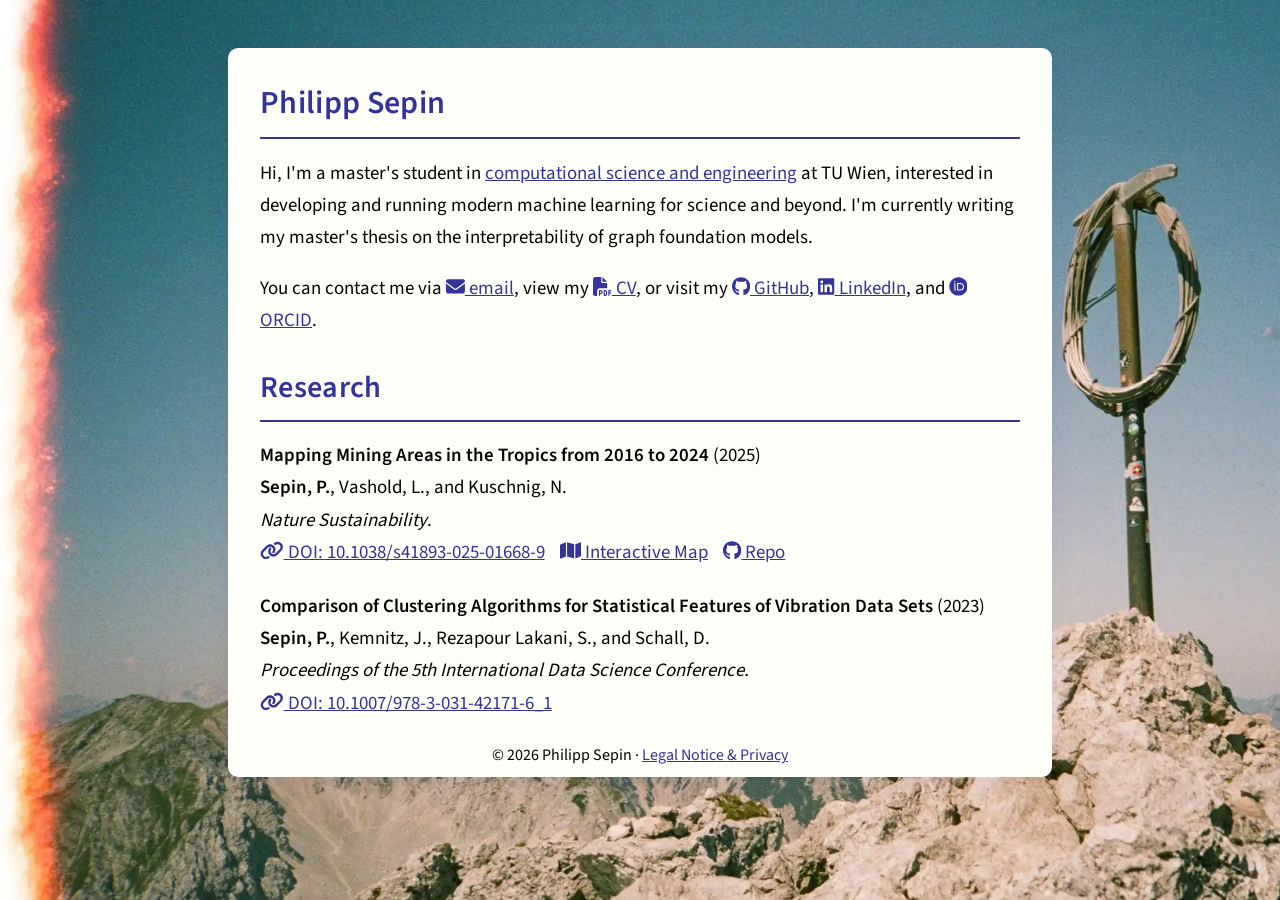
<file: index.html>
<!DOCTYPE html>
<html lang="en">

<head>
  <meta charset="UTF-8">
  <meta name="viewport" content="width=device-width, initial-scale=1.0">
  <title>Philipp Sepin</title>
  <meta name="description"
    content="Master's student in Computational Science and Engineering at TU Wien, interested in developing and running modern machine learning for science and beyond.">
  <link rel="canonical" href="https://psepin.com/">
  <meta property="og:type" content="website">
  <meta property="og:url" content="https://psepin.com/">
  <meta property="og:title" content="Philipp Sepin">
  <meta property="og:description"
    content="Master's student in Computational Science and Engineering at TU Wien, interested in developing and running modern machine learning for science and beyond.">
  <meta property="og:image" content="https://psepin.com/assets/og-image.jpg">
  <meta property="og:image:width" content="1200">
  <meta property="og:image:height" content="630">
  <meta property="og:image:alt" content="Summit cross on a rocky mountain peak with alpine ridges in the background">
  <meta name="twitter:card" content="summary_large_image">
  <script type="application/ld+json">
  {
    "@context": "https://schema.org",
    "@type": "Person",
    "name": "Philipp Sepin",
    "url": "https://psepin.com/",
    "affiliation": {
      "@type": "CollegeOrUniversity",
      "name": "TU Wien",
      "url": "https://www.tuwien.at/"
    },
    "sameAs": [
      "https://github.com/p0017",
      "https://www.linkedin.com/in/philipp-sepin/",
      "https://orcid.org/0009-0004-0015-7435"
    ]
  }
  </script>
  <link rel="preload" href="assets/fonts/source-sans-3-latin-400-normal.woff2" as="font" type="font/woff2" crossorigin>
  <link rel="preload" href="assets/background.webp" as="image" media="(min-width: 601px)">
  <link rel="preload" href="assets/background-mobile.webp" as="image" media="(max-width: 600px)">
  <link rel="stylesheet" href="style.css">
  <script src="assets/contact.js" defer></script>
  <script data-goatcounter="https://psepin.goatcounter.com/count" async src="assets/goatcounter.js"></script>
  <link rel="icon" type="image/png" sizes="16x16" href="assets/favicon.png">
</head>

<body>
  <svg xmlns="http://www.w3.org/2000/svg" style="display:none">
    <symbol id="i-file-pdf" viewBox="0 0 512 512">
      <path
        d="M0 64C0 28.7 28.7 0 64 0L224 0l0 128c0 17.7 14.3 32 32 32l128 0 0 144-208 0c-35.3 0-64 28.7-64 64l0 144-48 0c-35.3 0-64-28.7-64-64L0 64zm384 64l-128 0L256 0 384 128zM176 352l32 0c30.9 0 56 25.1 56 56s-25.1 56-56 56l-16 0 0 32c0 8.8-7.2 16-16 16s-16-7.2-16-16l0-48 0-80c0-8.8 7.2-16 16-16zm32 80c13.3 0 24-10.7 24-24s-10.7-24-24-24l-16 0 0 48 16 0zm96-80l32 0c26.5 0 48 21.5 48 48l0 64c0 26.5-21.5 48-48 48l-32 0c-8.8 0-16-7.2-16-16l0-128c0-8.8 7.2-16 16-16zm32 128c8.8 0 16-7.2 16-16l0-64c0-8.8-7.2-16-16-16l-16 0 0 96 16 0zm80-112c0-8.8 7.2-16 16-16l48 0c8.8 0 16 7.2 16 16s-7.2 16-16 16l-32 0 0 32 32 0c8.8 0 16 7.2 16 16s-7.2 16-16 16l-32 0 0 48c0 8.8-7.2 16-16 16s-16-7.2-16-16l0-64 0-64z" />
    </symbol>
    <symbol id="i-github" viewBox="0 0 496 512">
      <path
        d="M165.9 397.4c0 2-2.3 3.6-5.2 3.6-3.3.3-5.6-1.3-5.6-3.6 0-2 2.3-3.6 5.2-3.6 3-.3 5.6 1.3 5.6 3.6zm-31.1-4.5c-.7 2 1.3 4.3 4.3 4.9 2.6 1 5.6 0 6.2-2s-1.3-4.3-4.3-5.2c-2.6-.7-5.5.3-6.2 2.3zm44.2-1.7c-2.9.7-4.9 2.6-4.6 4.9.3 2 2.9 3.3 5.9 2.6 2.9-.7 4.9-2.6 4.6-4.6-.3-1.9-3-3.2-5.9-2.9zM244.8 8C106.1 8 0 113.3 0 252c0 110.9 69.8 205.8 169.5 239.2 12.8 2.3 17.3-5.6 17.3-12.1 0-6.2-.3-40.4-.3-61.4 0 0-70 15-84.7-29.8 0 0-11.4-29.1-27.8-36.6 0 0-22.9-15.7 1.6-15.4 0 0 24.9 2 38.6 25.8 21.9 38.6 58.6 27.5 72.9 20.9 2.3-16 8.8-27.1 16-33.7-55.9-6.2-112.3-14.3-112.3-110.5 0-27.5 7.6-41.3 23.6-58.9-2.6-6.5-11.1-33.3 2.6-67.9 20.9-6.5 69 27 69 27 20-5.6 41.5-8.5 62.8-8.5s42.8 2.9 62.8 8.5c0 0 48.1-33.6 69-27 13.7 34.7 5.2 61.4 2.6 67.9 16 17.7 25.8 31.5 25.8 58.9 0 96.5-58.9 104.2-114.8 110.5 9.2 7.9 17 22.9 17 46.4 0 33.7-.3 75.4-.3 83.6 0 6.5 4.6 14.4 17.3 12.1C428.2 457.8 496 362.9 496 252 496 113.3 383.5 8 244.8 8zM97.2 352.9c-1.3 1-1 3.3.7 5.2 1.6 1.6 3.9 2.3 5.2 1 1.3-1 1-3.3-.7-5.2-1.6-1.6-3.9-2.3-5.2-1zm-10.8-8.1c-.7 1.3.3 2.9 2.3 3.9 1.6 1 3.6.7 4.3-.7.7-1.3-.3-2.9-2.3-3.9-2-.6-3.6-.3-4.3.7zm32.4 35.6c-1.6 1.3-1 4.3 1.3 6.2 2.3 2.3 5.2 2.6 6.5 1 1.3-1.3.7-4.3-1.3-6.2-2.2-2.3-5.2-2.6-6.5-1zm-11.4-14.7c-1.6 1-1.6 3.6 0 5.9 1.6 2.3 4.3 3.3 5.6 2.3 1.6-1.3 1.6-3.9 0-6.2-1.4-2.3-4-3.3-5.6-2z" />
    </symbol>
    <symbol id="i-linkedin" viewBox="0 0 448 512">
      <path
        d="M416 32H31.9C14.3 32 0 46.5 0 64.3v383.4C0 465.5 14.3 480 31.9 480H416c17.6 0 32-14.5 32-32.3V64.3c0-17.8-14.4-32.3-32-32.3zM135.4 416H69V202.2h66.5V416zm-33.2-243c-21.3 0-38.5-17.3-38.5-38.5S80.9 96 102.2 96c21.2 0 38.5 17.3 38.5 38.5 0 21.3-17.2 38.5-38.5 38.5zm282.1 243h-66.4V312c0-24.8-.5-56.7-34.5-56.7-34.6 0-39.9 27-39.9 54.9V416h-66.4V202.2h63.7v29.2h.9c8.9-16.8 30.6-34.5 62.9-34.5 67.2 0 79.7 44.3 79.7 101.9V416z" />
    </symbol>
    <symbol id="i-orcid" viewBox="0 0 512 512">
      <path
        d="M294.75 188.19h-45.92V342h47.47c67.62 0 83.12-51.34 83.12-76.91 0-41.64-26.54-76.9-84.67-76.9zM256 8C119 8 8 119 8 256s111 248 248 248 248-111 248-248S393 8 256 8zm-80.79 360.76h-29.84v-207.5h29.84zm-14.92-231.14a19.57 19.57 0 1 1 19.57-19.57 19.64 19.64 0 0 1-19.57 19.57zM300 369h-81V161.26h80.6c76.73 0 110.44 54.83 110.44 103.85C410 318.39 368.38 369 300 369z" />
    </symbol>
    <symbol id="i-link" viewBox="0 0 640 512">
      <path
        d="M579.8 267.7c56.5-56.5 56.5-148 0-204.5c-50-50-128.8-56.5-186.3-15.4l-1.6 1.1c-14.4 10.3-17.7 30.3-7.4 44.6s30.3 17.7 44.6 7.4l1.6-1.1c32.1-22.9 76-19.3 103.8 8.6c31.5 31.5 31.5 82.5 0 114L422.3 334.8c-31.5 31.5-82.5 31.5-114 0c-27.9-27.9-31.5-71.8-8.6-103.8l1.1-1.6c10.3-14.4 6.9-34.4-7.4-44.6s-34.4-6.9-44.6 7.4l-1.1 1.6C206.5 251.2 213 330 263 380c56.5 56.5 148 56.5 204.5 0L579.8 267.7zM60.2 244.3c-56.5 56.5-56.5 148 0 204.5c50 50 128.8 56.5 186.3 15.4l1.6-1.1c14.4-10.3 17.7-30.3 7.4-44.6s-30.3-17.7-44.6-7.4l-1.6 1.1c-32.1 22.9-76 19.3-103.8-8.6C74 372 74 321 105.5 289.5L217.7 177.2c31.5-31.5 82.5-31.5 114 0c27.9 27.9 31.5 71.8 8.6 103.9l-1.1 1.6c-10.3 14.4-6.9 34.4 7.4 44.6s34.4 6.9 44.6-7.4l1.1-1.6C433.5 260.8 427 182 377 132c-56.5-56.5-148-56.5-204.5 0L60.2 244.3z" />
    </symbol>
    <symbol id="i-map" viewBox="0 0 576 512">
      <path
        d="M384 476.1L192 421.2l0-385.3L384 90.8l0 385.3zm32-1.2l0-386.5L543.1 37.5c15.8-6.3 32.9 5.3 32.9 22.3l0 334.8c0 9.8-6 18.6-15.1 22.3L416 474.8zM15.1 95.1L160 37.2l0 386.5L32.9 474.5C17.1 480.8 0 469.2 0 452.2L0 117.4c0-9.8 6-18.6 15.1-22.3z" />
    </symbol>
    <symbol id="i-envelope" viewBox="0 0 512 512">
      <path
        d="M48 64C21.5 64 0 85.5 0 112c0 15.1 7.1 29.3 19.2 38.4L236.8 313.6c11.4 8.5 27 8.5 38.4 0L492.8 150.4c12.1-9.1 19.2-23.3 19.2-38.4c0-26.5-21.5-48-48-48L48 64zM0 176L0 384c0 35.3 28.7 64 64 64l384 0c35.3 0 64-28.7 64-64l0-208L294.4 339.2c-22.8 17.1-54 17.1-76.8 0L0 176z" />
    </symbol>
  </svg>
  <main>
    <section id="intro-section">
      <h1>Philipp Sepin</h1>
      <p id="intro">
        Hi, I'm a master's student in <a href="https://en.wikipedia.org/wiki/Computational_science" target="_blank"
          rel="noopener">computational science and engineering</a>
        at TU Wien, interested in developing and running modern machine learning for science and beyond.
        I'm currently writing my master's thesis on the interpretability of graph foundation models.
      </p>
      <p>
        You can contact me via
        <a class="email" href="#" data-user="cGhpbGlwcA==" data-domain="c2VwaW4uYXQ="><svg class="icon"
            viewBox="0 0 512 512" aria-hidden="true">
            <use href="#i-envelope" />
          </svg> email</a>,
        view my <a href="assets/cv.pdf" target="_blank" rel="noopener" data-goatcounter-click="cv"
          data-goatcounter-title="CV"><svg class="icon" viewBox="0 0 512 512" aria-hidden="true">
            <use href="#i-file-pdf" />
          </svg> CV</a>,
        or visit my <a href="https://github.com/p0017" target="_blank" rel="noopener"><svg class="icon"
            viewBox="0 0 496 512" aria-hidden="true">
            <use href="#i-github" />
          </svg> GitHub</a>,
        <a href="https://www.linkedin.com/in/philipp-sepin/" target="_blank" rel="noopener"><svg class="icon"
            viewBox="0 0 448 512" aria-hidden="true">
            <use href="#i-linkedin" />
          </svg> LinkedIn</a>,
        and <a href="https://orcid.org/0009-0004-0015-7435" target="_blank" rel="noopener"><svg class="icon"
            viewBox="0 0 512 512" aria-hidden="true">
            <use href="#i-orcid" />
          </svg> ORCID</a>.
      </p>
    </section>
    <section id="research">
      <h2>Research</h2>
      <ul>
        <li>
          <strong>Mapping Mining Areas in the Tropics from 2016 to 2024</strong> (2025)<br>
          <strong>Sepin, P.</strong>, Vashold, L., and Kuschnig, N.<br>
          <em>Nature Sustainability</em>.
          <div class="pub-links">
            <a href="https://doi.org/10.1038/s41893-025-01668-9" target="_blank" rel="noopener"><svg class="icon"
                viewBox="0 0 640 512" aria-hidden="true">
                <use href="#i-link" />
              </svg> DOI: 10.1038/s41893-025-01668-9</a>
            <a href="https://www.layers.at/pages/mine_map.html#mapState=4/0/0" target="_blank" rel="noopener"><svg
                class="icon" viewBox="0 0 576 512" aria-hidden="true">
                <use href="#i-map" />
              </svg> Interactive Map</a>
            <a href="https://github.com/p0017/Mapping-Mining-Areas" target="_blank" rel="noopener"><svg class="icon"
                viewBox="0 0 496 512" aria-hidden="true">
                <use href="#i-github" />
              </svg> Repo</a>
          </div>
        </li>
        <li>
          <strong>Comparison of Clustering Algorithms for Statistical Features of Vibration Data Sets</strong>
          (2023)<br>
          <strong>Sepin, P.</strong>, Kemnitz, J., Rezapour Lakani, S., and Schall, D.<br>
          <em>Proceedings of the 5th International Data Science Conference.</em>
          <div class="pub-links">
            <a href="https://doi.org/10.1007/978-3-031-42171-6_1" target="_blank" rel="noopener"><svg class="icon"
                viewBox="0 0 640 512" aria-hidden="true">
                <use href="#i-link" />
              </svg> DOI: 10.1007/978-3-031-42171-6_1</a>
          </div>
        </li>
      </ul>
    </section>
    <footer>
      &copy; 2026 Philipp Sepin &middot; <a href="legal">Legal Notice &amp; Privacy</a>
    </footer>
  </main>
</body>

</html>
</file>
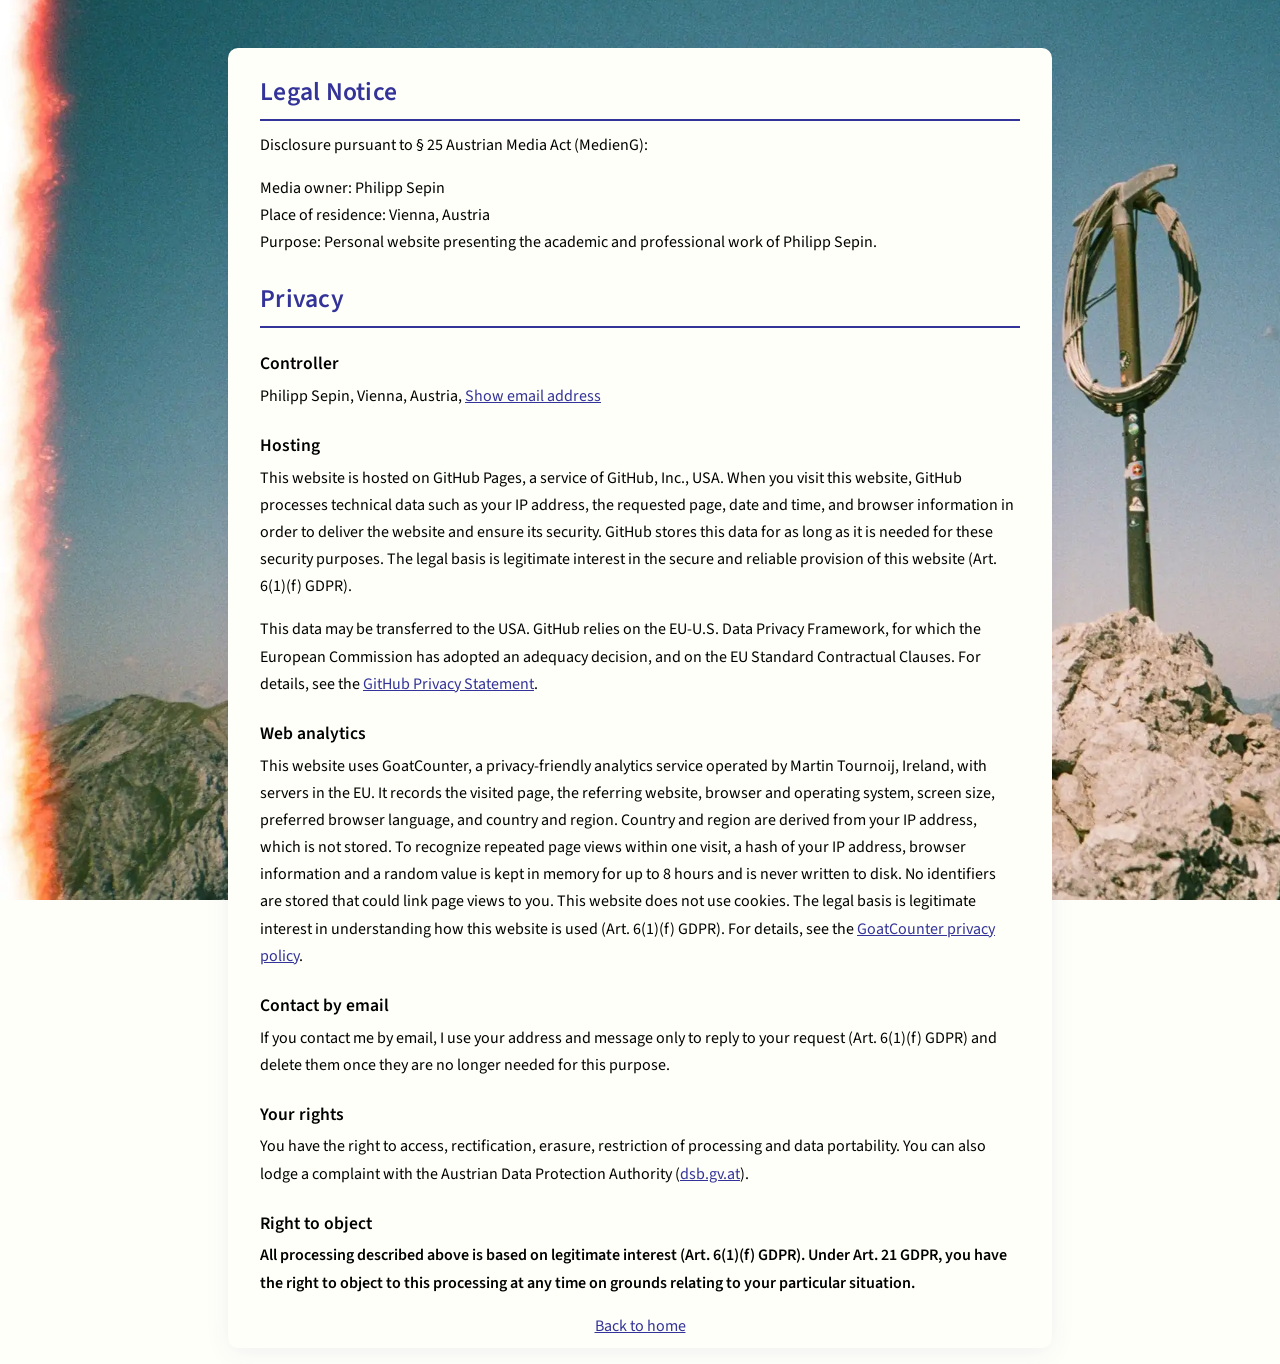
<file: legal.html>
<!DOCTYPE html>
<html lang="en">

<head>
  <meta charset="UTF-8">
  <meta name="viewport" content="width=device-width, initial-scale=1.0">
  <title>Legal Notice &amp; Privacy | Philipp Sepin</title>
  <meta name="robots" content="noindex">
  <link rel="preload" href="assets/fonts/source-sans-3-latin-400-normal.woff2" as="font" type="font/woff2" crossorigin>
  <link rel="preload" href="assets/background.webp" as="image" media="(min-width: 601px)">
  <link rel="preload" href="assets/background-mobile.webp" as="image" media="(max-width: 600px)">
  <link rel="stylesheet" href="style.css">
  <script src="assets/contact.js" defer></script>
  <script data-goatcounter="https://psepin.goatcounter.com/count" async src="assets/goatcounter.js"></script>
  <link rel="icon" type="image/png" sizes="16x16" href="assets/favicon.png">
</head>

<body>
  <main class="legal">
    <section>
      <h1>Legal Notice</h1>
      <p>Disclosure pursuant to § 25 Austrian Media Act (MedienG):</p>
      <p>
        Media owner: Philipp Sepin<br>
        Place of residence: Vienna, Austria<br>
        Purpose: Personal website presenting the academic and professional work of Philipp Sepin.
      </p>
    </section>
    <section>
      <h2>Privacy</h2>
      <h3>Controller</h3>
      <p>Philipp Sepin, Vienna, Austria, <a class="email" href="#" data-user="cGhpbGlwcA==" data-domain="c2VwaW4uYXQ="
          data-show="address">Show email address</a></p>

      <h3>Hosting</h3>
      <p>
        This website is hosted on GitHub Pages, a service of GitHub, Inc., USA. When you visit this website, GitHub
        processes technical data such as your IP address, the requested page, date and time, and browser information
        in order to deliver the website and ensure its security. GitHub stores this data for as long as it is needed
        for these security purposes. The legal basis is legitimate interest in the secure and reliable provision of
        this website (Art. 6(1)(f) GDPR).
      </p>
      <p>
        This data may be transferred to the USA. GitHub relies on the EU-U.S. Data Privacy Framework, for which the
        European Commission has adopted an adequacy decision, and on the EU Standard Contractual Clauses. For details,
        see the <a href="https://docs.github.com/en/site-policy/privacy-policies/github-general-privacy-statement"
          target="_blank" rel="noopener">GitHub Privacy Statement</a>.
      </p>

      <h3>Web analytics</h3>
      <p>
        This website uses GoatCounter, a privacy-friendly analytics service operated by Martin Tournoij, Ireland,
        with servers in the EU. It records the visited page, the referring website, browser and operating system,
        screen size, preferred browser language, and country and region. Country and region are derived from your IP
        address, which is not stored. To recognize repeated page views within one visit, a hash of your IP address,
        browser information and a random value is kept in memory for up to 8 hours and is never written to disk. No
        identifiers are stored that could link page views to you. This website does not use cookies. The legal basis is
        legitimate interest in understanding how this website is used
        (Art. 6(1)(f) GDPR). For details, see the <a href="https://www.goatcounter.com/privacy" target="_blank"
          rel="noopener">GoatCounter privacy policy</a>.
      </p>

      <h3>Contact by email</h3>
      <p>
        If you contact me by email, I use your address and message only to reply to your request (Art. 6(1)(f)
        GDPR) and delete them once they are no longer needed for this purpose.
      </p>

      <h3>Your rights</h3>
      <p>
        You have the right to access, rectification, erasure, restriction of processing and data portability. You can
        also lodge a complaint with the Austrian Data Protection Authority
        (<a href="https://www.dsb.gv.at" target="_blank" rel="noopener">dsb.gv.at</a>).
      </p>

      <h3>Right to object</h3>
      <p>
        <strong>All processing described above is based on legitimate interest (Art. 6(1)(f) GDPR). Under Art. 21
          GDPR, you have the right to object to this processing at any time on grounds relating to your particular
          situation.</strong>
      </p>
    </section>
    <footer>
      <a href="./">Back to home</a>
    </footer>
  </main>
</body>

</html>
</file>
<file: style.css>
@font-face {
  font-family: 'Source Sans 3';
  font-style: normal;
  font-weight: 400;
  font-display: swap;
  src: url('assets/fonts/source-sans-3-latin-400-normal.woff2') format('woff2');
}

@font-face {
  font-family: 'Source Sans 3';
  font-style: normal;
  font-weight: 600;
  font-display: swap;
  src: url('assets/fonts/source-sans-3-latin-600-normal.woff2') format('woff2');
}

:root {
  --accent: rgb(51, 51, 153);
  --background-placeholder: url('[data-uri]');
}

*,
*::before,
*::after {
  box-sizing: border-box;
}

body {
  font-family: 'Source Sans 3', 'Source Sans Pro', 'Segoe UI', 'Open Sans', Arial, sans-serif;
  margin: 0;
  padding: 3em 0 1em 0;
  background-color: #fffff9;
  color: #000;
  line-height: 1.7;
}

body::before {
  content: "";
  position: fixed;
  inset: 0;
  z-index: -1;
  background-image: url('assets/background.webp'), var(--background-placeholder);
  background-position: center 35%;
  background-size: cover;
  background-repeat: no-repeat;
}

a,
a:visited {
  color: var(--accent);
  transition: color 0.2s;
}

a:hover,
a:focus {
  color: #000;
}

main {
  max-width: 824px;
  margin: 0 auto;
  background: #fffff9;
  padding: 0.1em 2em 0.5em 2em;
  border-radius: 10px;
  box-shadow: 0 4px 24px rgba(51, 51, 153, 0.08);
}

section {
  margin-bottom: 0.25em;
}

#intro-section p,
#research {
  font-size: 1.18em;
}

#research ul {
  list-style: none;
  padding-left: 0;
}

li {
  margin-bottom: 1.2em;
}

h1,
h2 {
  color: var(--accent);
  border-bottom: 2px solid var(--accent);
  padding-bottom: 0.2em;
  margin-top: 0.83em;
  margin-bottom: 0.4em;
  font-size: 1.6em;
  font-weight: 600;
  letter-spacing: 0.01em;
}

#intro-section h1 {
  font-size: 2em;
}

.pub-links {
  display: flex;
  flex-wrap: wrap;
  column-gap: 0.8em;
}

.icon {
  display: inline-block;
  height: 1em;
  width: auto;
  vertical-align: -0.125em;
  fill: currentColor;
}

footer {
  text-align: center;
}

.legal h3 {
  font-size: 1.1em;
  font-weight: 600;
  margin: 1.2em 0 0.2em 0;
}

.legal p {
  margin-top: 0.2em;
}

@media (max-width: 600px) {
  main {
    max-width: 98vw;
    padding: 1em;
  }

  h1,
  h2 {
    font-size: 1.4em;
  }

  #intro-section h1 {
    font-size: 1.8em;
  }

  body::before {
    background-image: url('assets/background-mobile.webp'), var(--background-placeholder);
    background-position: center 20%;
  }
}
</file>
